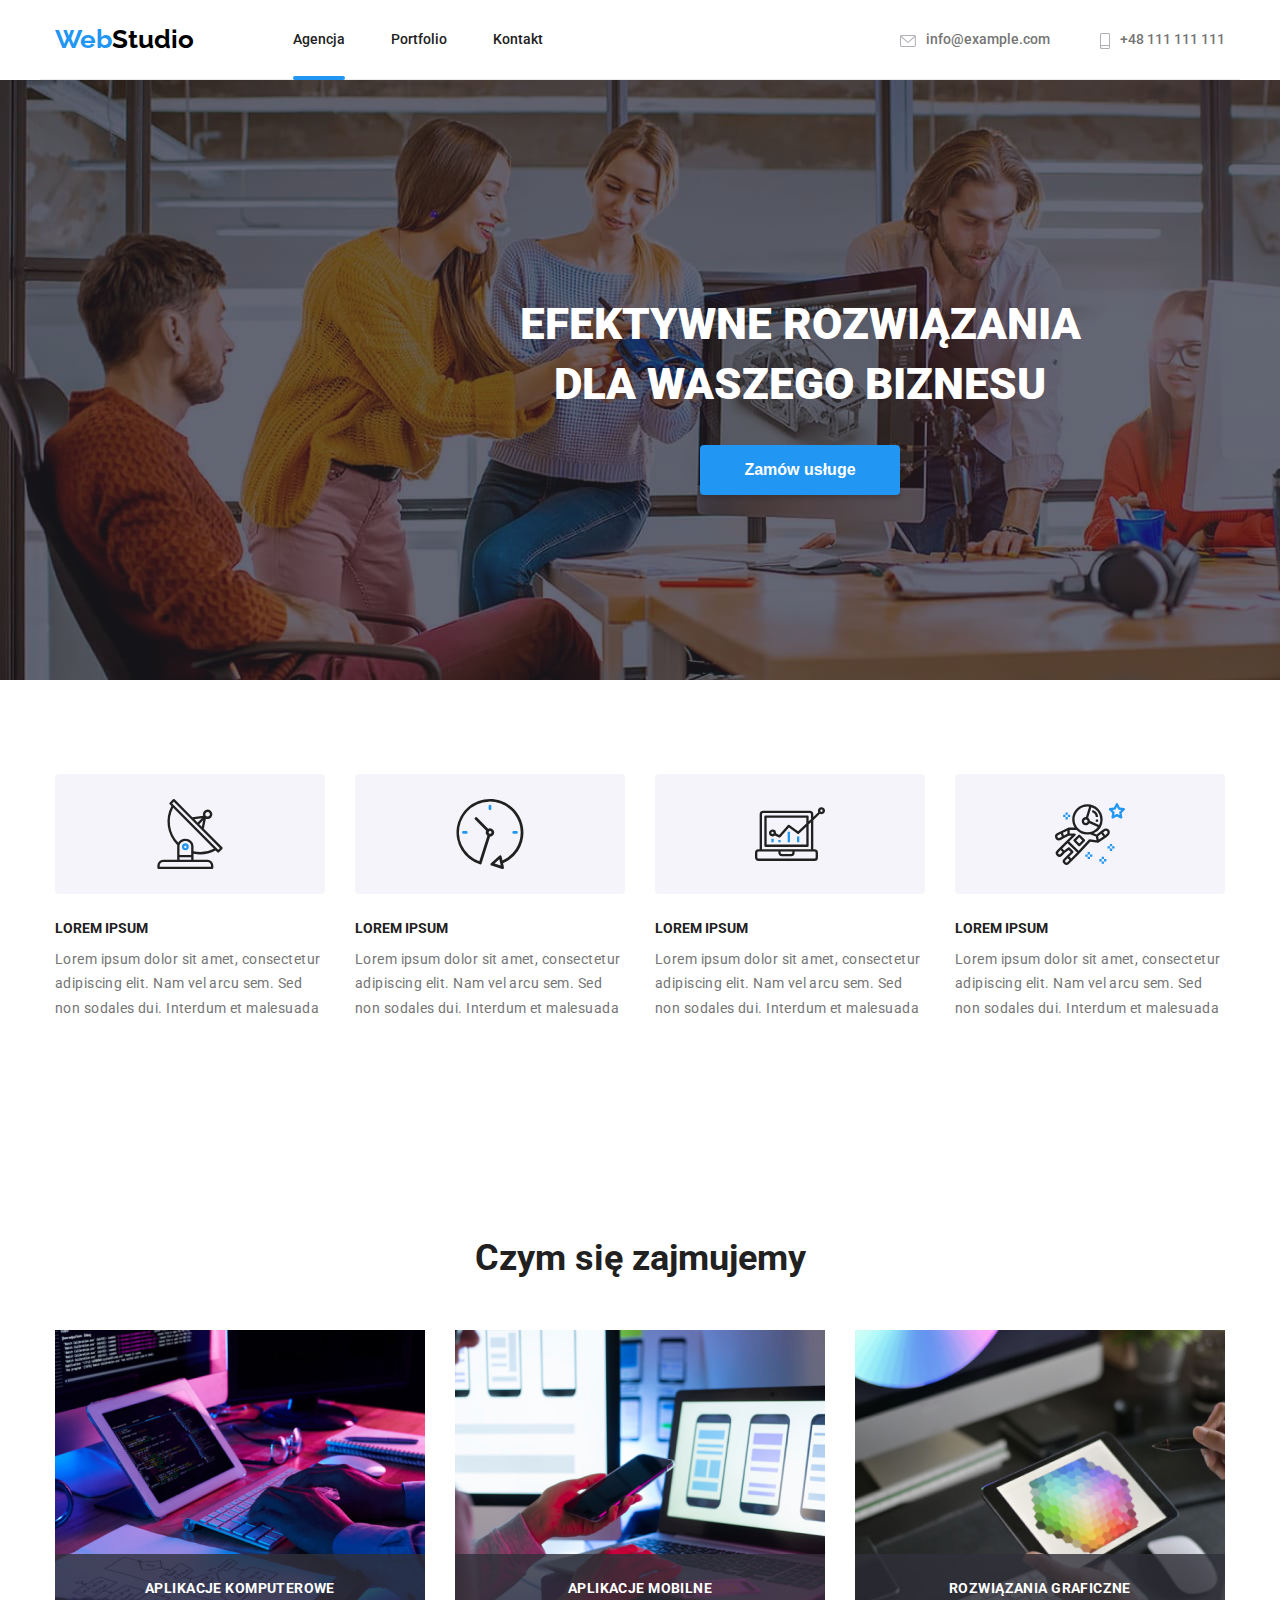
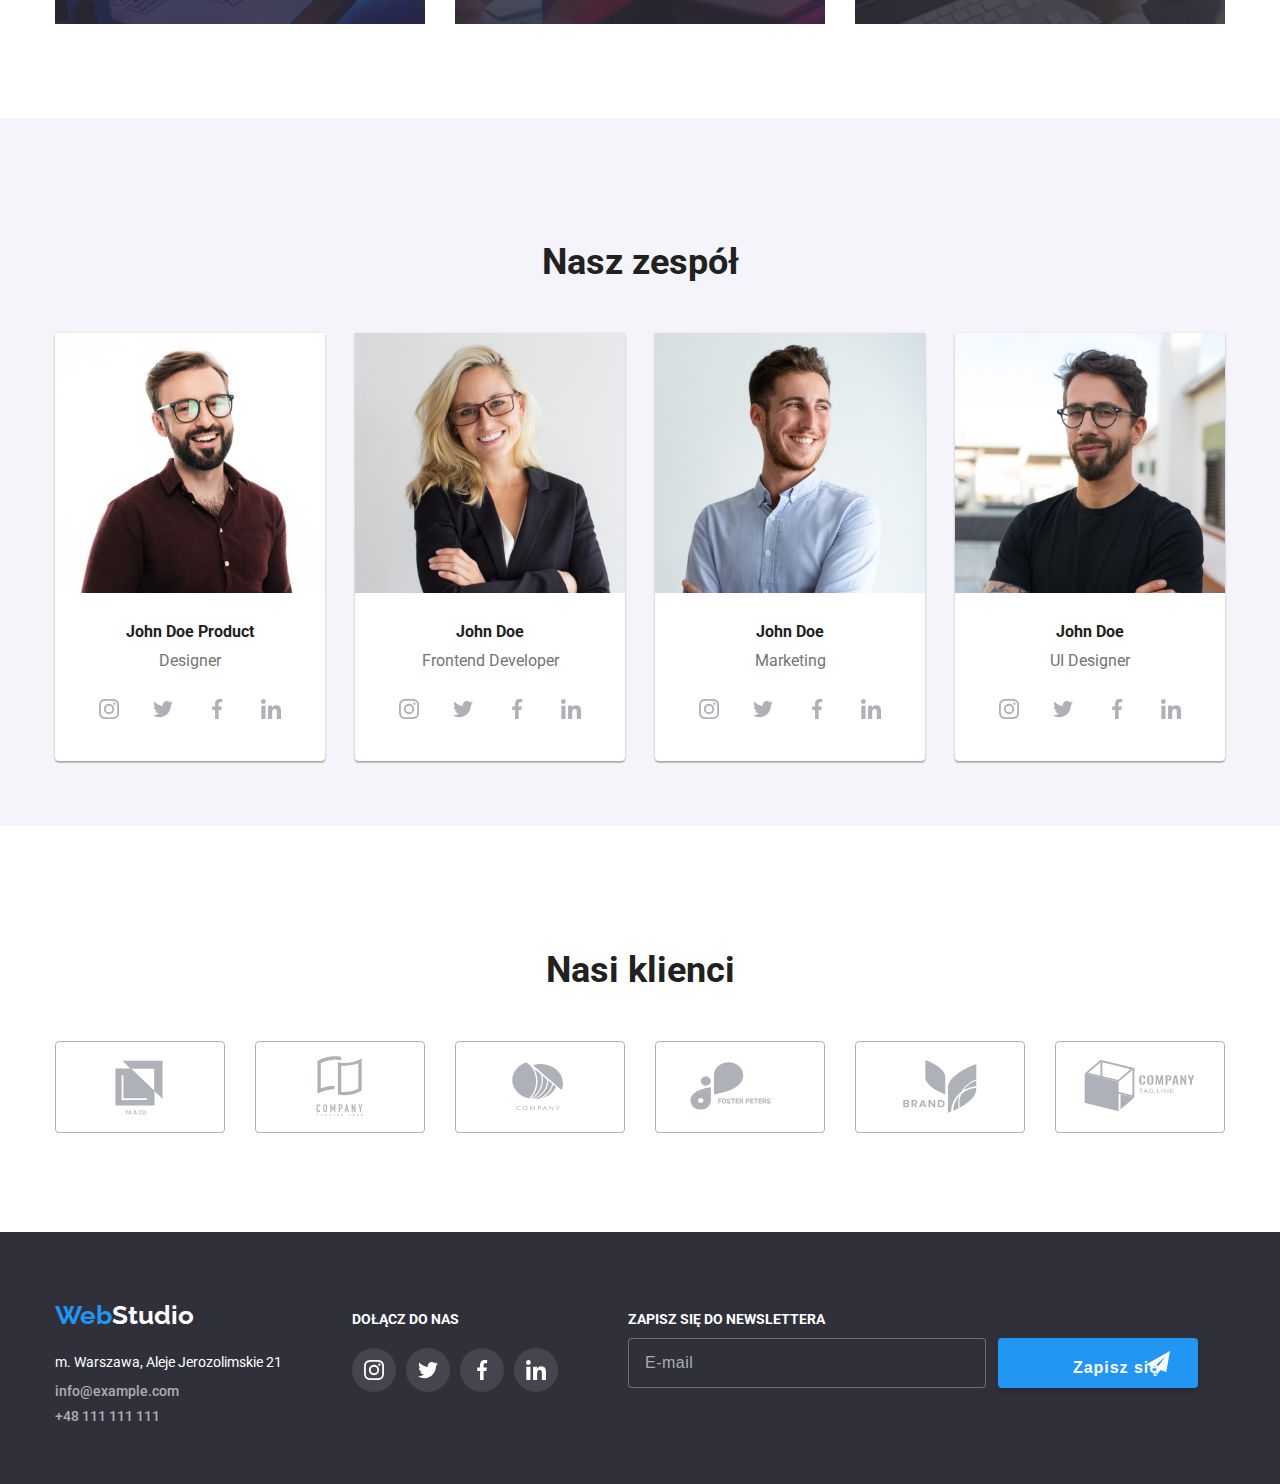
<file: index.html>
<!DOCTYPE html>
<html lang="pl">
  <head>
    <meta charset="UTF-8" />
    <meta http-equiv="X-UA-Compatible" content="IE=edge" />
    <meta name="viewport" content="width=>, initial-scale=1.0" />
    <title>Studio</title>

    <link rel="preconnect" href="https://fonts.googleapis.com" />
    <link rel="preconnect" href="https://fonts.gstatic.com" crossorigin />
    <link rel="preconnect" href="https://fonts.googleapis.com" />
    <link rel="preconnect" href="https://fonts.gstatic.com" crossorigin />
    <link rel="preconnect" href="https://fonts.googleapis.com" />
    <link rel="preconnect" href="https://fonts.gstatic.com" crossorigin />
    <link
      href="https://fonts.googleapis.com/css2?family=Raleway:wght@700&family=Roboto:wght@400;500;700;900&display=swap"
      rel="stylesheet"
    />
    <link
      href="./css/style.css"
      rel="stylesheet"
      href="https://github.com/sindresorhus/modern-normalize.git/modern-normalize.css"
    />
  </head>
  <body>
    <header class="page-menu container">
      <h3 class="logo">
        <a class="main-link" href="index.html"
          ><span class="logo-color">Web</span
          ><span class="logo-color-2">Studio</span></a
        >
      </h3>
      <nav>
        <ul class="menu-link">
          <li>
            <a class="link underbar" href="index.html">Agencja</a>
          </li>
          <li>
            <a class="link" href="portfolio.html">Portfolio</a>
          </li>
          <li>
            <a class="link" href="index.html">Kontakt</a>
          </li>
        </ul>
      </nav>
      <ul class="contact">
        <li class="active">
          <a class="link contact-link" href="mailto:info@example.com">
            <svg class="icon-contact" width="16" height="12">
              <use xlink:href="./images/icons.svg#icon-envelope"></use>
            </svg>
            info@example.com</a
          >
        </li>
        <li class="active">
          <a class="link contact-link" href="tel:+48 111 111 111">
            <svg class="icon-contact icon-smartphone" width="10" height="16">
              <use xlink:href="./images/icons.svg#icon-smartphone"></use>
            </svg>
            +48 111 111 111</a
          >
        </li>
      </ul>
    </header>
    <main>
      <section class="banner section">
        <div class="container">
          <h1 class="banner-text">
            EFEKTYWNE ROZWIĄZANIA<br />
            DLA WASZEGO BIZNESU
          </h1>
          <button class="button-block" type="button" data-modal-open>
            Zamów usługe
          </button>
        </div>
      </section>
      <section class="box-description section">
        <div class="container lorem-ipsum">
          <ul class="item-list">
            <li class="item">
              <svg class="icon" width="270" height="120">
                <use href="./images/icons.svg#icon-antenna"></use>
              </svg>
              <h5>LOREM IPSUM</h5>
              <p class="lorem">
                Lorem ipsum dolor sit amet, consectetur adipiscing elit. Nam vel
                arcu sem. Sed non sodales dui. Interdum et malesuada
              </p>
            </li>
            <li class="item">
              <svg class="icon" width="270" height="120">
                <use href="./images/icons.svg#icon-clock"></use>
              </svg>
              <h5>LOREM IPSUM</h5>
              <p class="lorem">
                Lorem ipsum dolor sit amet, consectetur adipiscing elit. Nam vel
                arcu sem. Sed non sodales dui. Interdum et malesuada
              </p>
            </li>

            <li class="item">
              <svg class="icon" width="270" height="120">
                <use href="./images/icons.svg#icon-laptop"></use>
              </svg>
              <h5>LOREM IPSUM</h5>
              <p class="lorem">
                Lorem ipsum dolor sit amet, consectetur adipiscing elit. Nam vel
                arcu sem. Sed non sodales dui. Interdum et malesuada
              </p>
            </li>

            <li class="item">
              <svg class="icon" width="270" height="120">
                <use href="./images/icons.svg#icon-cosmonaut"></use>
              </svg>
              <h5>LOREM IPSUM</h5>
              <p class="lorem">
                Lorem ipsum dolor sit amet, consectetur adipiscing elit. Nam vel
                arcu sem. Sed non sodales dui. Interdum et malesuada
              </p>
            </li>
          </ul>
        </div>
      </section>
      <section class="section">
        <div class="container">
          <h2>Czym się zajmujemy</h2>
          <ul class="image-list">
            <li class="image-item">
              <img
                src="images/photo1.jpg"
                alt="Pracujący programista przy biurku"
                width="370px"
                height="294px"
              />
              <p class="work-description">Aplikacje komputerowe</p>
            </li>
            <li class="image-item">
              <img
                src="images/photo2.jpg"
                alt="Designer opracowujący aplikację na smartfona"
                width="370px"
                height="294px"
              />
              <p class="work-description">Aplikacje mobilne</p>
            </li>
            <li class="image-item">
              <img
                src="images/photo3.jpg"
                alt="Projektowanie z wyborem koloru"
                width="370px"
                height="294px"
              />
              <p class="work-description">Rozwiązania graficzne</p>
            </li>
          </ul>
        </div>
      </section>
      <section class="our-team section">
        <div class="container">
          <h2>Nasz zespół</h2>
          <ul class="our-team-img">
            <li class="our-team-item">
              <figure class="card">
                <img
                  src="images/photo1.1.jpg"
                  alt="Zdjęcie  designera John Doe"
                  width="270px"
                  height="260px"
                />
                <figcaption>
                  <p class="name">
                    <span><b>John Doe Product</b></span>
                  </p>
                  <p class="name-description">Designer</p>
                  <ul class="social-list">
                    <li>
                      <svg class="social-media" width="44" height="44">
                        <use
                          href="./images/icons.svg#icon-instagram"
                          width="20"
                          height="20"
                          x="12"
                          y="12"
                        ></use>
                      </svg>
                    </li>
                    <li>
                      <svg class="social-media" width="44" height="44">
                        <use
                          href="./images/icons.svg#icon-twitter"
                          width="20"
                          height="20"
                          x="12"
                          y="12"
                        ></use>
                      </svg>
                    </li>
                    <li>
                      <svg class="social-media" width="44" height="44">
                        <use
                          href="./images/icons.svg#icon-facebook"
                          width="20"
                          height="20"
                          x="12"
                          y="12"
                        ></use>
                      </svg>
                    </li>
                    <li>
                      <svg class="social-media" width="44" height="44">
                        <use
                          href="./images/icons.svg#icon-linkedin"
                          width="20"
                          height="20"
                          x="12"
                          y="12"
                        ></use>
                      </svg>
                    </li>
                  </ul>
                </figcaption>
              </figure>
            </li>
            <li class="image-item-2">
              <figure class="card">
                <img
                  src="images/photo1.2.jpg"
                  alt="Zdjęcie  frontend developera John Doe"
                  width="270px"
                  height="260px"
                />
                <figcaption>
                  <p class="name">
                    <span><b>John Doe</b></span>
                  </p>
                  <p class="name-description">Frontend Developer</p>
                  <ul class="social-list">
                    <li>
                      <svg class="social-media" width="44" height="44">
                        <use
                          href="./images/icons.svg#icon-instagram"
                          width="20"
                          height="20"
                          x="12"
                          y="12"
                        ></use>
                      </svg>
                    </li>
                    <li>
                      <svg class="social-media" width="44" height="44">
                        <use
                          href="./images/icons.svg#icon-twitter"
                          width="20"
                          height="20"
                          x="12"
                          y="12"
                        ></use>
                      </svg>
                    </li>
                    <li>
                      <svg class="social-media" width="44" height="44">
                        <use
                          href="./images/icons.svg#icon-facebook"
                          width="20"
                          height="20"
                          x="12"
                          y="12"
                        ></use>
                      </svg>
                    </li>
                    <li>
                      <svg class="social-media" width="44" height="44">
                        <use
                          href="./images/icons.svg#icon-linkedin"
                          width="20"
                          height="20"
                          x="12"
                          y="12"
                        ></use>
                      </svg>
                    </li>
                  </ul>
                </figcaption>
              </figure>
            </li>
            <li class="image-item-2">
              <figure class="card">
                <img
                  src="images/photo1.3.jpg"
                  alt="Zdjęcie marketingowca John Doe"
                  width="270px"
                  height="260px"
                />
                <figcaption>
                  <p class="name">
                    <span><b>John Doe</b></span>
                  </p>
                  <p class="name-description">Marketing</p>
                  <ul class="social-list">
                    <li>
                      <svg class="social-media" width="44" height="44">
                        <use
                          href="./images/icons.svg#icon-instagram"
                          width="20"
                          height="20"
                          x="12"
                          y="12"
                        ></use>
                      </svg>
                    </li>
                    <li>
                      <svg class="social-media" width="44" height="44">
                        <use
                          href="./images/icons.svg#icon-twitter"
                          width="20"
                          height="20"
                          x="12"
                          y="12"
                        ></use>
                      </svg>
                    </li>
                    <li>
                      <svg class="social-media" width="44" height="44">
                        <use
                          href="./images/icons.svg#icon-facebook"
                          width="20"
                          height="20"
                          x="12"
                          y="12"
                        ></use>
                      </svg>
                    </li>
                    <li>
                      <svg class="social-media" width="44" height="44">
                        <use
                          href="./images/icons.svg#icon-linkedin"
                          width="20"
                          height="20"
                          x="12"
                          y="12"
                        ></use>
                      </svg>
                    </li>
                  </ul>
                </figcaption>
              </figure>
            </li>
            <li class="image-item-2">
              <figure class="card">
                <img
                  src="images/photo1.4.jpg"
                  alt="Zdjęcie UI designera John Doe"
                  width="270px"
                  height="260px"
                />
                <figcaption>
                  <p class="name">
                    <span><b>John Doe</b></span>
                  </p>
                  <p class="name-description">UI Designer</p>
                  <ul class="social-list">
                    <li>
                      <svg class="social-media" width="44" height="44">
                        <use
                          href="./images/icons.svg#icon-instagram"
                          width="20"
                          height="20"
                          x="12"
                          y="12"
                        ></use>
                      </svg>
                    </li>
                    <li>
                      <svg class="social-media" width="44" height="44">
                        <use
                          href="./images/icons.svg#icon-twitter"
                          width="20"
                          height="20"
                          x="12"
                          y="12"
                        ></use>
                      </svg>
                    </li>
                    <li>
                      <svg class="social-media" width="44" height="44">
                        <use
                          href="./images/icons.svg#icon-facebook"
                          width="20"
                          height="20"
                          x="12"
                          y="12"
                        ></use>
                      </svg>
                    </li>
                    <li>
                      <svg class="social-media" width="44" height="44">
                        <use
                          href="./images/icons.svg#icon-linkedin"
                          width="20"
                          height="20"
                          x="12"
                          y="12"
                        ></use>
                      </svg>
                    </li>
                  </ul>
                </figcaption>
              </figure>
            </li>
          </ul>
        </div>
      </section>
      <section class="section clients">
        <h2>Nasi klienci</h2>
        <ul class="clients-list">
          <li>
            <svg class="clients-svg" width="170" height="92">
              <use href="./images/icons.svg#icon-Logo11"></use>
            </svg>
          </li>
          <li>
            <svg class="clients-svg" width="170" height="92">
              <use href="./images/icons.svg#icon-Logo1"></use>
            </svg>
          </li>
          <li>
            <svg class="clients-svg" width="170" height="92">
              <use href="./images/icons.svg#icon-Logo2"></use>
            </svg>
          </li>
          <li>
            <svg class="clients-svg" width="170" height="92">
              <use href="./images/icons.svg#icon-Logo3"></use>
            </svg>
          </li>
          <li>
            <svg class="clients-svg" width="170" height="92">
              <use href="./images/icons.svg#icon-Logo4"></use>
            </svg>
          </li>
          <li>
            <svg class="clients-svg" width="170" height="92">
              <use href="./images/icons.svg#icon-Logo5"></use>
            </svg>
          </li>
        </ul>
      </section>
    </main>
    <footer class="footer-block">
      <div class="container">
        <div>
          <h3 class="logo-footer">
            <a class="main-link" href="index.html"
              ><span class="logo-color">Web</span
              ><span class="logo-color-3">Studio</span></a
            >
          </h3>
          <address>m. Warszawa, Aleje Jerozolimskie 21</address>
          <ul class="contact-footer">
            <li>
              <a class="link" href="mailto:info@example.com"
                >info@example.com</a
              >
            </li>
            <li>
              <a class="link" href="tel:+48 111 111 111">+48 111 111 111</a>
            </li>
          </ul>
        </div>
        <div>
          <h5 class="headline-ftr">DOŁĄCZ DO NAS</h5>
          <ul class="social-list-ftr">
            <li>
              <svg class="social-media-ftr" width="44" height="44">
                <use
                  href="./images/icons.svg#icon-instagram"
                  width="20"
                  height="20"
                  x="12"
                  y="12"
                ></use>
              </svg>
            </li>
            <li>
              <svg class="social-media-ftr" width="44" height="44">
                <use
                  href="./images/icons.svg#icon-twitter"
                  width="20"
                  height="20"
                  x="12"
                  y="12"
                ></use>
              </svg>
            </li>
            <li>
              <svg class="social-media-ftr" width="44" height="44">
                <use
                  href="./images/icons.svg#icon-facebook"
                  width="20"
                  height="20"
                  x="12"
                  y="12"
                ></use>
              </svg>
            </li>
            <li>
              <svg class="social-media-ftr" width="44" height="44">
                <use
                  href="./images/icons.svg#icon-linkedin"
                  width="20"
                  height="20"
                  x="12"
                  y="12"
                ></use>
              </svg>
            </li>
          </ul>
        </div>
        <form class="footer-form">
          <h5 class="headline-ftr">Zapisz się do newslettera</h5>
          <label>
            <input
              class="footer-frame placeholder-txt"
              type="email"
              name="e-mail"
              placeholder="E-mail"
            />
            <button class="footer-btn" type="submit">
              Zapisz się
              <svg class="svg-send" width="24" height="24">
                <use href="./images/icons.svg#icon-send"></use>
              </svg>
            </button>
          </label>
        </form>
      </div>
    </footer>
    <div class="backdrop is-hidden" data-modal>
      <div class="modal">
        <button type="button" class="close-btn" data-modal-close>X</button>
        <form class="modal-form">
          <p class="form-hd">Zostaw swoje dane w formularzu poniżej</p>
          <label class="label form-txt" for="user_name"
            >Imie
            <svg class="form-svg person" width="18" height="18">
              <use href="./images/icons.svg#icon-person"></use>
            </svg>
            <input id="user_name" type="name" name="imie" class="frame" />
          </label>

          <label class="label form-txt" for="user_phone"
            >Telefon
            <svg class="form-svg phone" width="18" height="18">
              <use href="images/icons.svg#icon-phone"></use>
            </svg>
            <input id="user_phone" type="tel" name="telefon" class="frame" />
          </label>

          <label class="label form-txt" for="user_email"
            >Email
            <svg class="form-svg email" width="15" height="12">
              <use href="images/icons.svg#icon-email"></use>
            </svg>
            <input id="user_email" type="email" name="email" class="frame" />
          </label>

          <label class="label form-txt" for="user_text">Komentarz</label>
          <textarea
            class="frame frame-coment"
            name="komentarz"
            placeholder="Wprowadź tekst"
          ></textarea>
          <div class="form-checkbox">
            <input
              class="chbox"
              id="user-policy"
              type="checkbox"
              name="policy"
            />
            <label class="form-txt-down" for="user-policy">
              Oświadczam iż akceptuję
              <a class="blue-txt" href="#"> Regulamin</a> i
              <a class="blue-txt" href="#"> Politykę Prywatności.</a>
            </label>
          </div>
          <button class="form-btn" type="submit">Wyślij</button>
        </form>
      </div>
    </div>
    <script src="./modal.js"></script>
  </body>
</html>
</file>
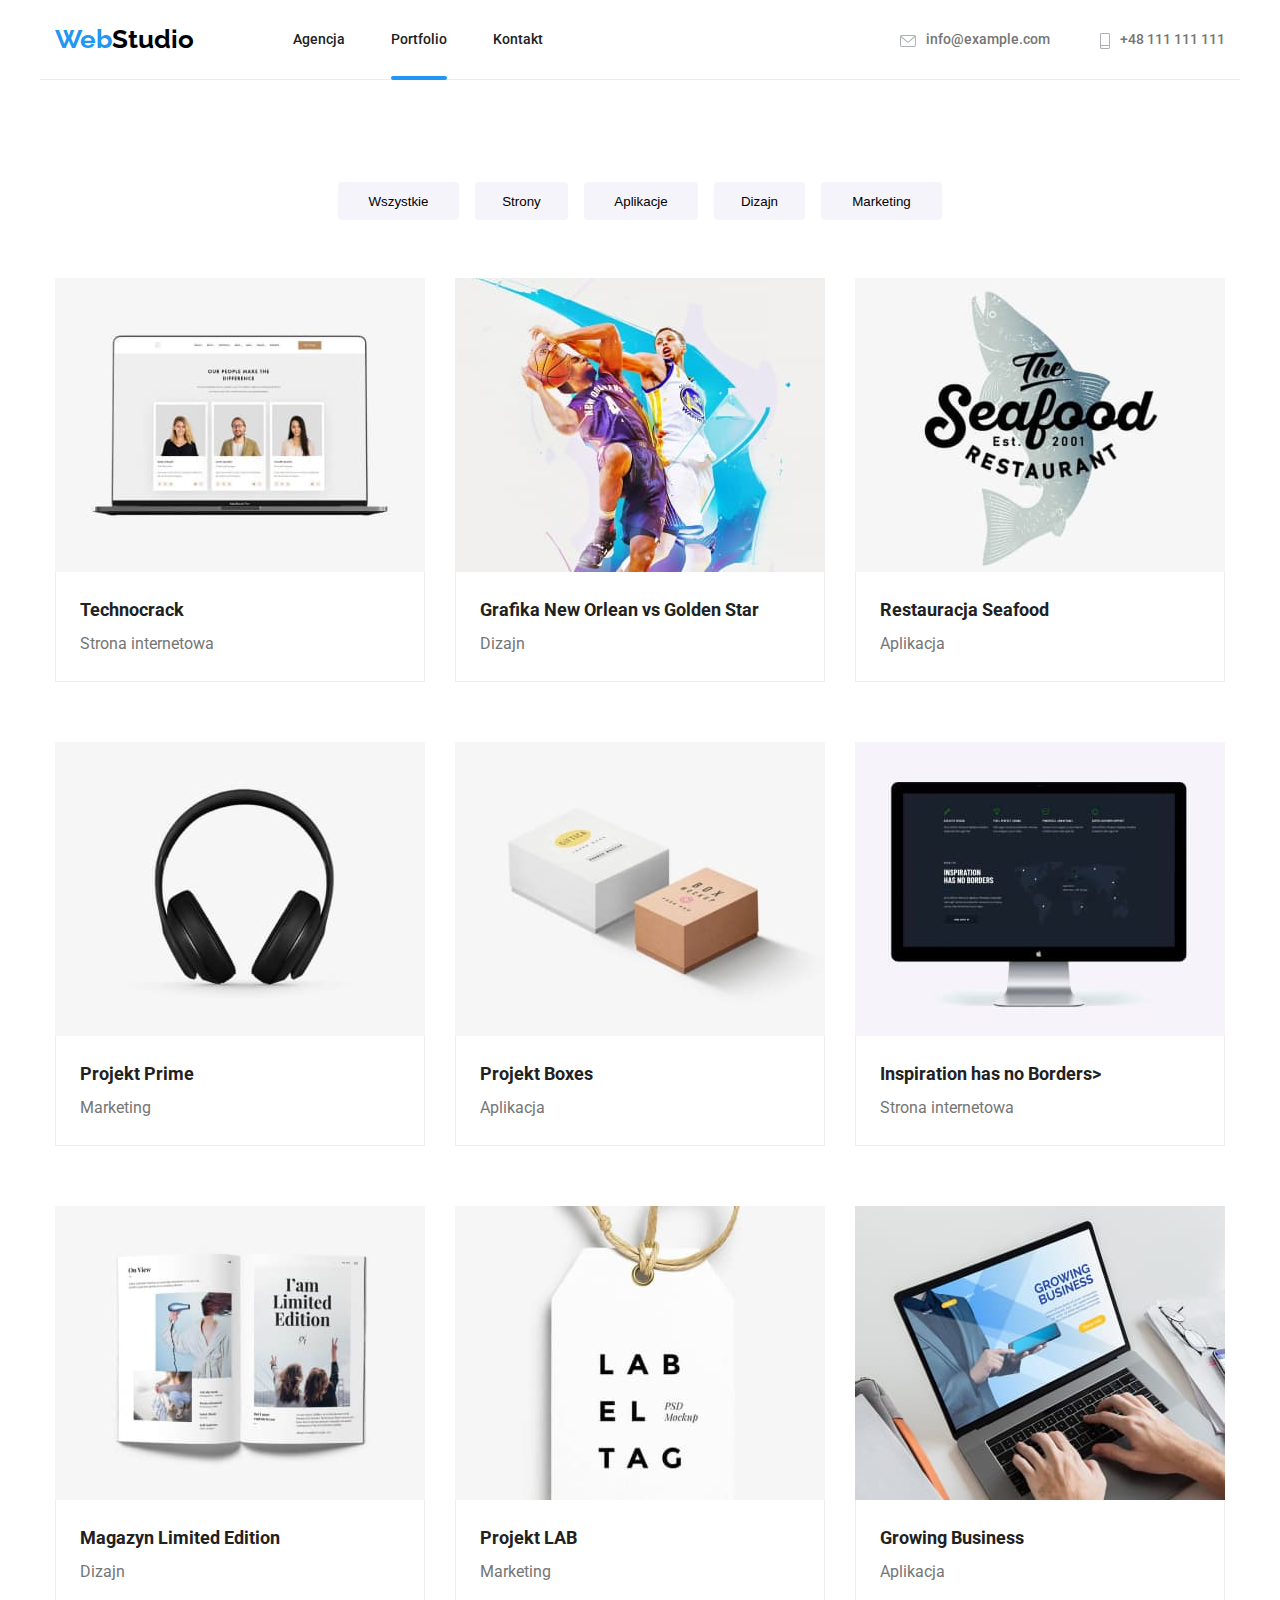
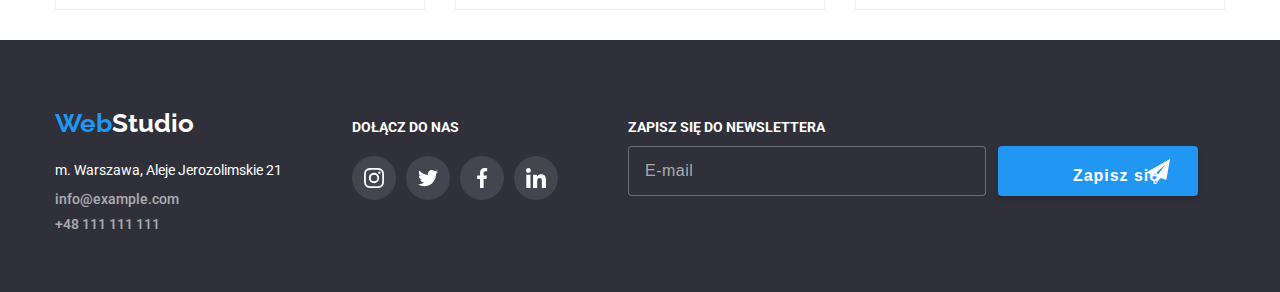
<file: portfolio.html>
<!DOCTYPE html>
<html lang="pl">
  <head>
    <meta charset="UTF-8" />
    <meta http-equiv="X-UA-Compatible" content="IE=edge" />
    <meta name="viewport" content="width=device-width, initial-scale=1.0" />
    <link
      href="https://fonts.googleapis.com/css2?family=Raleway:wght@700&family=Roboto:wght@400;500;700;900&display=swap"
      rel="stylesheet"
    />
    <link
      href="./css/style.css"
      rel="stylesheet"
      href="https://github.com/sindresorhus/modern-normalize.git/modern-normalize.css"
    />
    <title>Portfolio</title>
  </head>
  <body>
    <header class="page-menu container">
      <h3 class="logo">
        <a class="main-link" href="index.html"
          ><span class="logo-color">Web</span
          ><span class="logo-color-2">Studio</span></a
        >
      </h3>

      <nav>
        <ul class="menu-link">
          <li class="gap">
            <a class="link" href="index.html">Agencja</a>
          </li>
          <li class="gap">
            <a class="link underbar" href="portfolio.html">Portfolio</a>
          </li>
          <li class="gap">
            <a class="link" href="index.html">Kontakt</a>
          </li>
        </ul>
      </nav>
      <ul class="contact">
        <li>
          <a class="link contact-link" href="mailto:info@example.com">
            <svg class="icon-contact" width="16" height="12">
              <use xlink:href="./images/icons.svg#icon-envelope"></use>
            </svg>
            info@example.com</a
          >
        </li>
        <li>
          <a class="link contact-link" href="tel:+48 111 111 111">
            <svg class="icon-contact icon-smartphone" width="10" height="16">
              <use xlink:href="./images/icons.svg#icon-smartphone"></use>
            </svg>
            +48 111 111 111</a
          >
        </li>
      </ul>
    </header>

    <main class="main-wrapper">
      <div class="container">
        <ul class="button-list">
          <li class="button-item">
            <button type="button" class="button-box1">Wszystkie</button>
          </li>
          <li class="button-item">
            <button type="button" class="button-box2">Strony</button>
          </li>
          <li class="button-item">
            <button type="button" class="button-box3">Aplikacje</button>
          </li>
          <li class="button-item">
            <button type="button" class="button-box4">Dizajn</button>
          </li>
          <li class="button-item">
            <button type="button" class="button-box1">Marketing</button>
          </li>
        </ul>
      </div>

      <section class="main-cards">
        <div class="container">
          <ul class="portfolio-list">
            <li class="portfolio-card">
              <div class="hidden-card">
                <img
                  src="images/portfolio.1.jpg"
                  alt="Strona internetowa"
                  width="370px"
                  height="294px"
                />
                <div class="hidden-area">
                  <p class="hidden-text">
                    Technocrack jest popularną platformą wykorzystywaną do
                    rozpowszechniania koronawirusa. Firmy wykorzystują tę
                    platformę do celów szpiegowskich i ataków na
                    niezabezpieczone serwery konkurencji
                  </p>
                </div>
              </div>
              <div class="headline">
                <p class="headline-text">Technocrack<br /></p>
                <p class="hd-text">Strona internetowa</p>
              </div>
            </li>
            <li class="portfolio-card">
              <div class="hidden-card">
                <img
                  src="images/portfolio.2.jpg"
                  alt="sportowcy grający w kosza"
                  width="370px"
                  height="294px"
                />
                <div class="hidden-area">
                  <p class="hidden-text">
                    Technocrack jest popularną platformą wykorzystywaną do
                    rozpowszechniania koronawirusa. Firmy wykorzystują tę
                    platformę do celów szpiegowskich i ataków na
                    niezabezpieczone serwery konkurencji
                  </p>
                </div>
              </div>
              <div class="headline">
                <p class="headline-text">
                  Grafika New Orlean vs Golden Star<br />
                </p>
                <p class="hd-text">Dizajn</p>
              </div>
            </li>
            <li class="portfolio-card">
              <div class="hidden-card">
                <img
                  src="images/portfolio.3.jpg"
                  alt="Logo restauracji"
                  width="370px"
                  height="294px"
                />
                <div class="hidden-area">
                  <p class="hidden-text">
                    Technocrack jest popularną platformą wykorzystywaną do
                    rozpowszechniania koronawirusa. Firmy wykorzystują tę
                    platformę do celów szpiegowskich i ataków na
                    niezabezpieczone serwery konkurencji
                  </p>
                </div>
              </div>
              <div class="headline">
                <p class="headline-text">Restauracja Seafood<br /></p>

                <p class="hd-text">Aplikacja</p>
              </div>
            </li>
            <li class="portfolio-card">
              <div class="hidden-card">
                <img
                  src="images/portfolio.4.jpg"
                  alt="Słuchawki"
                  width="370px"
                  height="294px"
                />
                <div class="hidden-area">
                  <p class="hidden-text">
                    Technocrack jest popularną platformą wykorzystywaną do
                    rozpowszechniania koronawirusa. Firmy wykorzystują tę
                    platformę do celów szpiegowskich i ataków na
                    niezabezpieczone serwery konkurencji
                  </p>
                </div>
              </div>
              <div class="headline">
                <p class="headline-text">Projekt Prime<br /></p>

                <p class="hd-text">Marketing</p>
              </div>
            </li>
            <li class="portfolio-card">
              <div class="hidden-card">
                <img
                  src="images/portfolio.5.jpg"
                  alt="Dwa pudełka"
                  width="370px"
                  height="294px"
                />
                <div class="hidden-area">
                  <p class="hidden-text">
                    Technocrack jest popularną platformą wykorzystywaną do
                    rozpowszechniania koronawirusa. Firmy wykorzystują tę
                    platformę do celów szpiegowskich i ataków na
                    niezabezpieczone serwery konkurencji
                  </p>
                </div>
              </div>
              <div class="headline">
                <p class="headline-text">Projekt Boxes<br /></p>
                <p class="hd-text">Aplikacja</p>
              </div>
            </li>
            <li class="portfolio-card">
              <div class="hidden-card">
                <img
                  src="images/portfolio.6.jpg"
                  alt="Monitor"
                  width="370px"
                  height="294px"
                />
                <div class="hidden-area">
                  <p class="hidden-text">
                    Technocrack jest popularną platformą wykorzystywaną do
                    rozpowszechniania koronawirusa. Firmy wykorzystują tę
                    platformę do celów szpiegowskich i ataków na
                    niezabezpieczone serwery konkurencji
                  </p>
                </div>
              </div>
              <div class="headline">
                <p class="headline-text">Inspiration has no Borders><br /></p>
                <p class="hd-text">Strona internetowa</p>
              </div>
            </li>
            <li class="portfolio-card">
              <div class="hidden-card">
                <img
                  src="images/portfolio.7.jpg"
                  alt="Gazeta"
                  width="370px"
                  height="294px"
                />
                <div class="hidden-area">
                  <p class="hidden-text">
                    Technocrack jest popularną platformą wykorzystywaną do
                    rozpowszechniania koronawirusa. Firmy wykorzystują tę
                    platformę do celów szpiegowskich i ataków na
                    niezabezpieczone serwery konkurencji
                  </p>
                </div>
              </div>
              <div class="headline">
                <p class="headline-text">Magazyn Limited Edition<br /></p>
                <p class="hd-text">Dizajn</p>
              </div>
            </li>
            <li class="portfolio-card">
              <div class="hidden-card">
                <img
                  src="images/portfolio.8.jpg"
                  alt="Metka"
                  width="370px"
                  height="294px"
                />
                <div class="hidden-area">
                  <p class="hidden-text">
                    Technocrack jest popularną platformą wykorzystywaną do
                    rozpowszechniania koronawirusa. Firmy wykorzystują tę
                    platformę do celów szpiegowskich i ataków na
                    niezabezpieczone serwery konkurencji
                  </p>
                </div>
              </div>
              <div class="headline">
                <p class="headline-text">Projekt LAB<br /></p>
                <p class="hd-text">Marketing</p>
              </div>
            </li>

            <li class="portfolio-card">
              <div class="hidden-card">
                <img
                  src="images/portfolio.9.jpg"
                  alt="Laptop"
                  width="370px"
                  height="294px"
                />
                <div class="hidden-area">
                  <p class="hidden-text">
                    Technocrack jest popularną platformą wykorzystywaną do
                    rozpowszechniania koronawirusa. Firmy wykorzystują tę
                    platformę do celów szpiegowskich i ataków na
                    niezabezpieczone serwery konkurencji
                  </p>
                </div>
              </div>
              <div class="headline">
                <p class="headline-text">Growing Business<br /></p>
                <p class="hd-text">Aplikacja</p>
              </div>
            </li>
          </ul>
        </div>
      </section>
    </main>

    <footer class="footer-block">
      <div class="container">
        <div>
          <h3 class="logo-footer">
            <a class="main-link" href="portfolio.html"
              ><span class="logo-color">Web</span
              ><span class="logo-color-3">Studio</span></a
            >
          </h3>
          <address>m. Warszawa, Aleje Jerozolimskie 21</address>
          <ul class="contact-footer">
            <li>
              <a class="link" href="mailto:info@example.com"
                >info@example.com</a
              >
            </li>

            <li>
              <a class="link" href="tel:+48 111 111 111">+48 111 111 111</a>
            </li>
          </ul>
        </div>
        <div>
          <h5 class="headline-ftr">DOŁĄCZ DO NAS</h5>
          <ul class="social-list-ftr">
            <li>
              <svg class="social-media-ftr" width="44" height="44">
                <use
                  href="./images/icons.svg#icon-instagram"
                  width="20"
                  height="20"
                  x="12"
                  y="12"
                ></use>
              </svg>
            </li>
            <li>
              <svg class="social-media-ftr" width="44" height="44">
                <use
                  href="./images/icons.svg#icon-twitter"
                  width="20"
                  height="20"
                  x="12"
                  y="12"
                ></use>
              </svg>
            </li>
            <li>
              <svg class="social-media-ftr" width="44" height="44">
                <use
                  href="./images/icons.svg#icon-facebook"
                  width="20"
                  height="20"
                  x="12"
                  y="12"
                ></use>
              </svg>
            </li>
            <li>
              <svg class="social-media-ftr" width="44" height="44">
                <use
                  href="./images/icons.svg#icon-linkedin"
                  width="20"
                  height="20"
                  x="12"
                  y="12"
                ></use>
              </svg>
            </li>
          </ul>
        </div>
        <form class="footer-form">
          <h5 class="headline-ftr">Zapisz się do newslettera</h5>
          <label>
            <input
              class="footer-frame placeholder-txt"
              type="email"
              name="e-mail"
              placeholder="E-mail"
            />
            <button class="footer-btn" type="submit">
              Zapisz się
              <svg class="svg-send" width="24" height="24">
                <use href="./images/icons.svg#icon-send"></use>
              </svg>
            </button>
          </label>
        </form>
      </div>
    </footer>
  </body>
</html>
</file>
